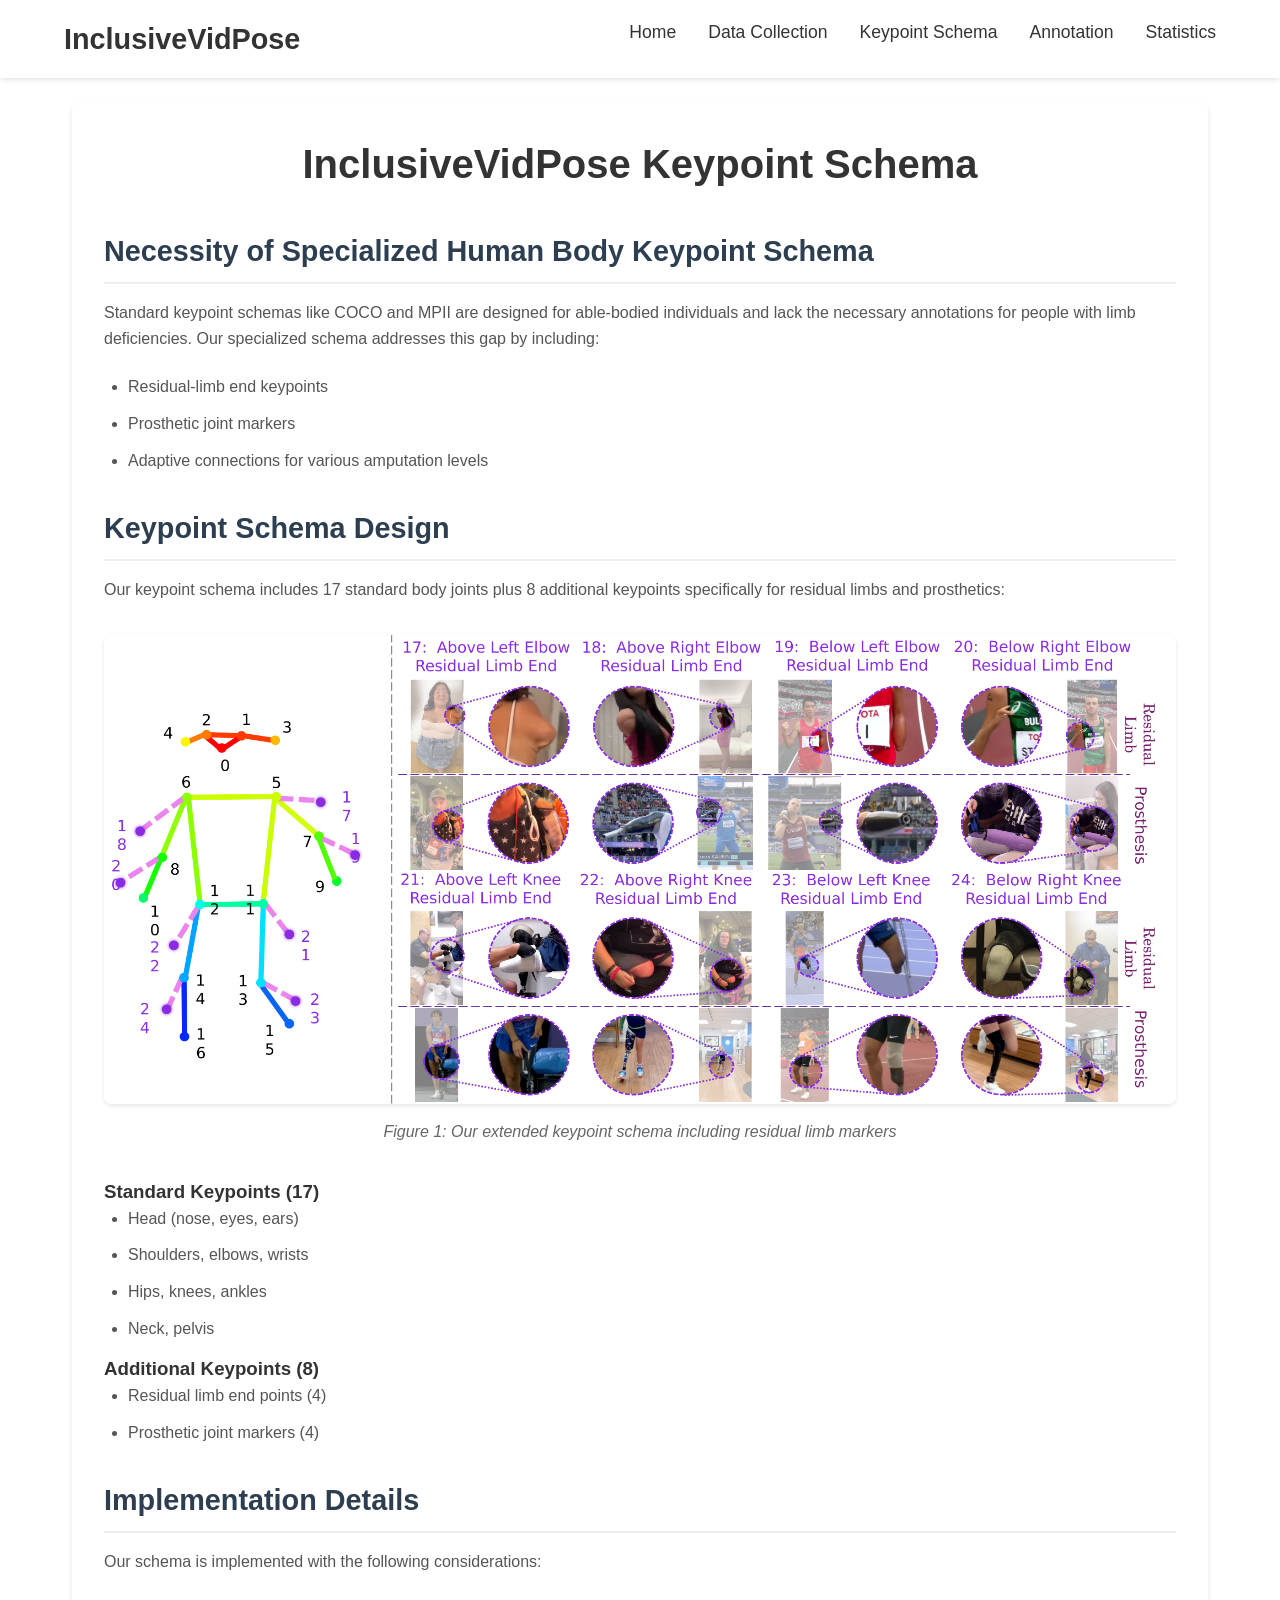
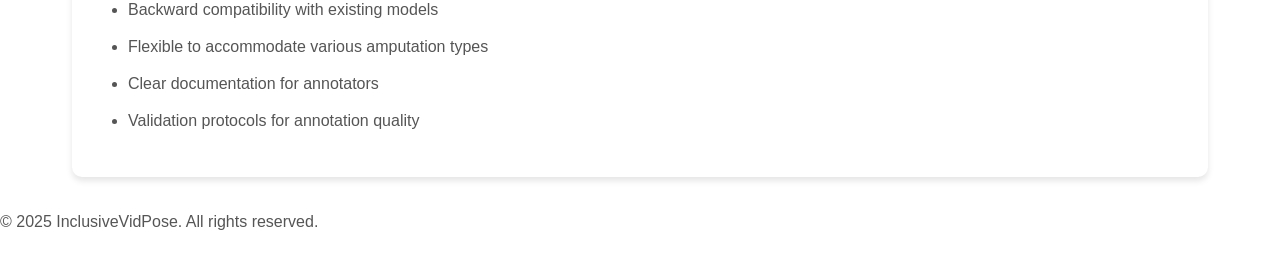
<file: pages/keypoint-schema.html>
<!DOCTYPE html>
<html lang="en">
<head>
    <meta charset="UTF-8">
    <meta name="viewport" content="width=device-width, initial-scale=1.0">
    <title>Keypoint Schema - InclusiveVidPose</title>
    <link rel="stylesheet" href="../styles.css">
    <link rel="stylesheet" href="https://cdnjs.cloudflare.com/ajax/libs/font-awesome/6.0.0/css/all.min.css">
    <style>
        /* Main content styles */
        .content {
            max-width: 1200px;
            margin: 100px auto 2rem;
            padding: 0 2rem;
        }

        .section {
            background: white;
            border-radius: 10px;
            padding: 2rem;
            box-shadow: 0 4px 6px rgba(0,0,0,0.1);
        }

        h1 {
            color: #333;
            margin-bottom: 2rem;
            text-align: center;
            font-size: 2.5rem;
        }

        h2 {
            color: #2c3e50;
            margin: 2rem 0 1rem;
            font-size: 1.8rem;
            border-bottom: 2px solid #eee;
            padding-bottom: 0.5rem;
        }

        p {
            line-height: 1.6;
            color: #555;
            margin-bottom: 1.5rem;
        }

        ul {
            padding-left: 1.5rem;
        }

        li {
            margin-bottom: 0.8rem;
            color: #555;
            line-height: 1.5;
        }

        /* Image container styles */
        .image-container {
            text-align: center;
            margin: 2rem 0;
        }

        .image-container img {
            max-width: 100%;
            height: auto;
            border-radius: 8px;
            box-shadow: 0 2px 4px rgba(0,0,0,0.1);
        }

        .image-caption {
            margin-top: 0.5rem;
            color: #666;
            font-style: italic;
        }

        /* Responsive adjustments */
        @media (max-width: 768px) {
            .content {
                padding: 0 1rem;
                margin-top: 80px;
            }

            .section {
                padding: 1.5rem;
            }

            h1 {
                font-size: 2rem;
            }

            h2 {
                font-size: 1.5rem;
            }
        }
    </style>
</head>
<body>
    <header>
        <nav>
            <div class="logo">InclusiveVidPose</div>
            <ul class="nav-links">
                <li><a href="../index.html">Home</a></li>
                <li><a href="data-collection.html">Data Collection</a></li>
                <li><a href="keypoint-schema.html">Keypoint Schema</a></li>
                <li><a href="annotation.html">Annotation</a></li>
                <li><a href="statistics.html">Statistics</a></li>
            </ul>
        </nav>
    </header>

    <main class="content">
        <section class="section">
            <h1>InclusiveVidPose Keypoint Schema</h1>
            
            <div class="section-content">
                <h2>Necessity of Specialized Human Body Keypoint Schema</h2>
                <p>Standard keypoint schemas like COCO and MPII are designed for able-bodied individuals and lack the necessary annotations for people with limb deficiencies. Our specialized schema addresses this gap by including:</p>
                <ul>
                    <li>Residual-limb end keypoints</li>
                    <li>Prosthetic joint markers</li>
                    <li>Adaptive connections for various amputation levels</li>
                </ul>

                <h2>Keypoint Schema Design</h2>
                <p>Our keypoint schema includes 17 standard body joints plus 8 additional keypoints specifically for residual limbs and prosthetics:</p>
                
                <div class="image-container">
                    <img src="../image/keypoints_demo_01.png" alt="Keypoint Schema Visualization">
                    <p class="image-caption">Figure 1: Our extended keypoint schema including residual limb markers</p>
                </div>

                <h3>Standard Keypoints (17)</h3>
                <ul>
                    <li>Head (nose, eyes, ears)</li>
                    <li>Shoulders, elbows, wrists</li>
                    <li>Hips, knees, ankles</li>
                    <li>Neck, pelvis</li>
                </ul>

                <h3>Additional Keypoints (8)</h3>
                <ul>
                    <li>Residual limb end points (4)</li>
                    <li>Prosthetic joint markers (4)</li>
                </ul>

                <h2>Implementation Details</h2>
                <p>Our schema is implemented with the following considerations:</p>
                <ul>
                    <li>Backward compatibility with existing models</li>
                    <li>Flexible to accommodate various amputation types</li>
                    <li>Clear documentation for annotators</li>
                    <li>Validation protocols for annotation quality</li>
                </ul>
            </div>
        </section>
    </main>

    <footer>
        <p>&copy; 2025 InclusiveVidPose. All rights reserved.</p>
    </footer>
</body>
</html>
</file>
<file: styles.css>
* {
    margin: 0;
    padding: 0;
    box-sizing: border-box;
}

body {
    font-family: 'Arial', sans-serif;
    line-height: 1.6;
    color: #333;
}

/* Navigation Bar */
header {
    background-color: #fff;
    box-shadow: 0 2px 5px rgba(0,0,0,0.1);
    position: fixed;
    width: 100%;
    top: 0;
    z-index: 1000;
}

nav {
    display: flex;
    justify-content: space-between;
    align-items: center;
    padding: 1rem 5%;
    max-width: 1400px;
    margin: 0 auto;
    position: relative;
}

.logo {
    font-size: 1.8rem;
    font-weight: bold;
    color: #333;
    z-index: 1001;
}

/* Mobile menu button */
.menu-btn {
    display: none;
    background: none;
    border: none;
    font-size: 1.8rem;
    cursor: pointer;
    z-index: 1001;
}

.nav-links {
    display: flex;
    list-style: none;
    gap: 2rem;
    transition: all 0.3s ease;
}

.nav-links a {
    text-decoration: none;
    color: #333;
    font-weight: 500;
    font-size: 1.1rem;
    transition: color 0.3s ease;
    white-space: nowrap;
}

.nav-links a:hover {
    color: #007bff;
}

/* Dropdown Menu */
.dropdown {
    position: relative;
    display: inline-block;
}

.dropdown-content {
    display: none;
    position: absolute;
    background-color: #fff;
    min-width: 200px;
    box-shadow: 0 8px 16px rgba(0,0,0,0.1);
    border-radius: 8px;
    z-index: 1;
    padding: 0.5rem 0;
}

.dropdown-content a {
    padding: 0.8rem 1.5rem;
    color: #333;
    text-decoration: none;
    display: block;
    transition: background-color 0.2s ease;
}

.dropdown-content a:hover {
    background-color: #f5f5f5;
}

.dropdown:hover .dropdown-content {
    display: block;
}

/* Hero Section */
.hero {
    min-height: auto;
    display: flex;
    align-items: center;
    justify-content: center;
    text-align: center;
    color: white;
    padding: 0rem 2rem;
    /* padding: 2rem 1rem; */
    position: relative;
    overflow: hidden;
}

.hero-content {
    width: 100%;
    max-width: 1200px;
    margin: 2rem auto;
    position: relative;
    z-index: 1;
    padding: 2rem 0;
}

/* .hero-content h1 {
    font-size: 3rem;
    margin-bottom: 1.5rem;
    color: #333;
    line-height: 1.2;
}

.hero-content p {
    font-size: 1.4rem;
    margin-bottom: 2rem;
    color: #555;
} */

.video-container {
    width: 100%;
    max-width: 1200px;
    margin: 2rem 0 0 0;
    border-radius: 12px;
    overflow: hidden;
    box-shadow: 0 10px 30px rgba(0,0,0,0.2);
    position: relative;
    padding-top: 56.25%; /* 16:9 Aspect Ratio */
    height: 0;
    background: #000; /* Black background for letterboxing */
}

#hero-video {
    position: absolute;
    top: 0;
    left: 0;
    width: 100%;
    height: 100%;
    object-fit: cover; /* Cover the entire container, may crop video */
    background-color: #000; /* Black background for letterboxing */
}

/* Mobile styles */
@media (max-width: 768px) {
    .video-container {
        margin: 1rem auto;
        border-radius: 8px;
    }
}

/* Projects Section */
.projects {
    padding: 0rem 1rem 1rem;
    max-width: 1200px;
    margin: 0.5rem auto 0;
}

.projects h2 {
    text-align: center;
    color: #333;
    margin: 1rem 0 1.5rem;
    font-size: 2rem;
}

.project-grid {
    display: grid;
    grid-template-columns: repeat(4, 1fr);
    gap: 1.5rem;
    margin-top: 1rem;
    width: 100%;
    max-width: 100%;
}

.project-card {
    background: white;
    padding: 1rem;
    border-radius: 12px;
    box-shadow: 0 4px 6px rgba(0,0,0,0.08);
    transition: all 0.3s ease;
    display: flex;
    flex-direction: column;
    height: 100%;
    border: 1px solid #eee;
}

.project-card:hover {
    transform: translateY(-8px);
    box-shadow: 0 8px 30px rgba(0,0,0,0.12);
}

.project-card h3 {
    margin: 0 0 1rem 0;
    color: #222;
    font-size: 1.2rem;
}

.reason-list {
    list-style: none;
    padding: 0 0 0 2rem;
    margin: 1.2rem 0;
}

.reason-list li {
    position: relative;
    padding-left: 0.5rem;
    margin-bottom: 0.5rem;
    line-height: 1.6;
    color: #333;
    font-size: 0.8rem;
}

.reason-list li:before {
    content: '•';
    position: absolute;
    left: -1.5rem;
    color: #8a2be2;
    font-size: 2em;
    line-height: 0.8;
    vertical-align: middle;
}

.project-btn {
    background: #007bff;
    color: white;
    border: none;
    padding: 0.5rem 1.2rem;
    border-radius: 6px;
    cursor: pointer;
    margin-top: auto;
    transition: all 0.3s ease;
    font-size: 0.9rem;
    font-weight: 500;
    text-align: center;
    text-decoration: none;
    display: inline-block;
    align-self: flex-start;
    line-height: 1.2;
}

.project-btn:hover {
    background: #0056b3;
    transform: translateY(-2px);
}

/* 联系部分 */
.contact {
    padding: 6rem 1rem 4rem;
    background-color: #f9f9f9;
}

.contact-container {
    max-width: 1200px;
    margin: 0 auto;
}

.contact-content {
    background: white;
    padding: 2rem;
    border-radius: 10px;
    box-shadow: 0 4px 6px rgba(0,0,0,0.1);
}

.contact-content h2 {
    text-align: center;
    margin-bottom: 2rem;
    color: #333;
}

.contact-grid {
    display: flex;
    flex-direction: column;
    gap: 2rem;
    align-items: center;
}

.contact-info {
    display: flex;
    flex-wrap: wrap;
    justify-content: center;
    gap: 2rem;
    width: 100%;
}

.contact-item {
    display: flex;
    align-items: center;
    gap: 1rem;
    min-width: 200px;
}

.contact-item i {
    font-size: 1.5rem;
    color: #007bff;
    width: 2.5rem;
    text-align: center;
}

.contact-item p {
    margin: 0;
    color: #555;
    font-size: 1.1rem;
    white-space: nowrap;
}

.social-links {
    display: flex;
    justify-content: center;
    align-items: center;
    gap: 1.5rem;
    margin-top: 1rem;
    width: 100%;
}

.social-link {
    display: flex;
    align-items: center;
    justify-content: center;
    width: 3rem;
    height: 3rem;
    background: #f0f0f0;
    border-radius: 50%;
    color: #555;
    font-size: 1.5rem;
    transition: all 0.3s ease;
    text-decoration: none;
}

.social-link:hover {
    background: #007bff;
    color: white;
    transform: translateY(-3px);
}

/* Responsive Design */
@media (max-width: 1200px) {
    .project-grid {
        grid-template-columns: repeat(3, 1fr);
    }
}

@media (max-width: 992px) {
    .project-grid {
        grid-template-columns: repeat(2, 1fr);
    }
    
    .hero-content h1 {
        font-size: 2.5rem;
    }
}

@media (max-width: 768px) {
    /* Mobile Navigation */
    .menu-btn {
        display: block;
    }
    
    .nav-links {
        position: fixed;
        top: 0;
        right: -100%;
        width: 80%;
        max-width: 350px;
        height: 100vh;
        background: white;
        flex-direction: column;
        justify-content: center;
        align-items: center;
        transition: right 0.3s ease;
        box-shadow: -5px 0 15px rgba(0,0,0,0.1);
        padding: 2rem;
        z-index: 1000;
    }
    
    .nav-links.active {
        right: 0;
    }
    
    .dropdown-content {
        position: static;
        box-shadow: none;
        display: none;
        width: 100%;
        padding-left: 1rem;
    }
    
    .dropdown.active .dropdown-content {
        display: block;
    }
    
    /* Hero Section */
    .hero {
        padding-top: 2rem;
        padding-bottom: 1rem;
    }
    
    .hero-content h1 {
        font-size: 2rem;
        margin-bottom: 1rem;
    }
    
    .hero-content p {
        font-size: 1.1rem;
    }
    
    /* Projects */
    .project-grid {
        grid-template-columns: 1fr;
    }
    
    .project-card {
        padding: 1.2rem;
    }
    
    /* Contact Info */
    .contact-info {
        flex-direction: column;
        align-items: center;
        text-align: center;
        gap: 1rem;
    }
    
    .contact-item {
        justify-content: center;
        width: 100%;
    }
}

/* 关于部分 */
.about {
    padding: 1rem;
    background: #f9f9f9;
    max-width: 1200px;
    margin: 0 auto;
}

.about h2 {
    text-align: center;
    margin: 1rem auto;
}

.about-container {
    display: flex;
    gap: 2rem;
    align-items: flex-start;
    margin-bottom: 2rem;
}

.about-text {
    flex: 3;
}

.about-image {
    flex: 0 0 auto;
    display: flex;
    align-items: center;
    justify-content: center;
    margin: 2rem auto;
    width: 500px;
    height: 375px;
    overflow: hidden;
}

.about-img {
    width: 100%;
    max-width: 100%;
    height: auto;
    border-radius: 10px;
    box-shadow: 0 4px 20px rgba(0,0,0,0.1);
    object-fit: contain;
}

.about p {
    text-align: center;
    line-height: 1.8;
    font-size: 1.1rem;
}

/* 联系部分 */
.contact {
    padding: 5rem 1rem;
    background: white;
}

/* Section Title */
.section-title {
    text-align: center;
    font-size: 2.2rem;
    margin: 3rem auto 2rem;
    max-width: 90%;
    line-height: 1.3;
    color: #333;
}

.section-title br {
    display: block;
    content: "";
    margin: 0.5rem 0;
}

@media (max-width: 768px) {
    .section-title {
        font-size: 1.8rem;
        margin: 2rem auto 1.5rem;
    }
}

/* 研究论文部分 */
.research {
    padding: 1rem 2rem;
    background: #f9f9f9;
    max-width: 1200px;
    margin: 0 auto;
}

.research-container {
    display: flex;
    gap: 1rem;
    align-items: stretch;
    height: 100%;
}

.feature-list {
    flex: 3;
    display: flex;
    flex-direction: column;
    justify-content: space-between;
    padding: 1.5rem;
    background: #f9f9f9;
    border-radius: 8px;
    box-shadow: 0 2px 10px rgba(0,0,0,0.05);
}

.feature-list h3 {
    font-size: 1.3rem;
    margin-bottom: 0.5rem;
}

.feature-list ul {
    list-style-position: inside;
    padding-left: 0;
}

.feature-list li {
    margin-bottom: 0.5rem;
    font-size: 1 rem;
    display: flex;
    align-items: center;
    gap: 0.5rem;
}

.feature-list li i {
    color: #5808b4;
    font-size: 1rem;
}

.paper-image {
    flex: 0 0 auto;
    display: flex;
    align-items: center;
    justify-content: center;
    padding: 1.5rem;
    width: 300px;
    background: #f9f9f9;
    border-radius: 8px;
    box-shadow: 0 2px 10px rgba(0,0,0,0.05);
}

.paper-cover {
    width: 100%;
    max-width: 100%;
    height: auto;
    border-radius: 10px;
    box-shadow: 0 4px 20px rgba(0,0,0,0.1);
    object-fit: contain; /* Ensures the entire image is visible */
}

.paper-info {
    flex: 4;
    display: flex;
    flex-direction: column;
    justify-content: space-between;
    padding: 1.5rem;
    background: #f9f9f9;
    border-radius: 8px;
    box-shadow: 0 2px 10px rgba(0,0,0,0.05);
}

.paper-info h3 {
    font-size: 1.3rem;
    margin-bottom: 0.1rem;
}

.paper-info p {
    margin-bottom: 0.1rem;
}

.citation-container {
    margin-top: 1rem;
    padding: 1.5rem;
    background: #fff;
    border: 1px solid #e7e7e7;
    border-radius: 8px;
    box-shadow: 0 2px 10px rgba(0,0,0,0.05);
}

.citation-container h3 {
    margin-bottom: 0.75rem;
    font-size: 1.3rem;
    color: #222;
}

.citation-container pre {
    margin: 0;
    padding: 1rem;
    overflow-x: auto;
    background: #1f2933;
    color: #f5f7fa;
    border-radius: 6px;
    line-height: 1.5;
    font-size: 0.9rem;
}

.citation-container code {
    font-family: "Courier New", Courier, monospace;
    white-space: pre;
}

.download-links {
    margin-top: 1rem;
    display: flex;
    flex-direction: column;
    gap: 0.5rem;
    width: 100%;
}

.download-btn {
    display: flex;
    align-items: center;
    justify-content: center;
    background: #9D00FF;
    color: white;
    padding: 0.5rem 1rem;
    border-radius: 6px;
    text-decoration: none;
    transition: all 0.3s ease;
    font-size: 0.95rem;
    font-weight: 600;
    width: 100%;
    text-align: center;
    box-shadow: 0 2px 4px rgba(0,0,0,0.1);
}

.download-btn:hover {
    background: #6E00B3;
}

/* Dataset Examples Section */
.dataset {
    padding: 1rem 1rem;
    color: white;
    text-align: center;
}

.dataset h2 {
    color: white;
    margin-bottom: 0.5rem;
}

.dataset-container {
    display: flex;
    flex-direction: column;
    background: #6a2c70;
    align-items: center;
    gap: 2rem;
    max-width: 1200px;
    margin: 0 auto;
    /* padding: 0 1rem; */
    padding: 0rem;
}

.dataset-content p {
    color: white;
    margin-bottom: 2rem;
    font-size: 1.1rem;
    line-height: 1.6;
}

.dataset-image {
    margin: 0 auto;
    display: block;
}

.dataset-img {
    width: 100%;
    max-width: 1200px;
    /* border-radius: 10px; */
    box-shadow: 0 4px 20px rgba(0,0,0,0.3);
    display: block;
}

.contact-info {
    display: grid;
    grid-template-columns: repeat(auto-fit, minmax(200px, 1fr));
    gap: 2rem;
    margin: 2rem 0;
}

.contact-item {
    display: flex;
    align-items: center;
    gap: 1rem;
}

.contact-item i {
    font-size: 1.5rem;
    color: #007bff;
}

.social-links {
    display: flex;
    justify-content: center;
    gap: 2rem;
    margin-top: 2rem;
}

.social-links a {
    color: #333;
    font-size: 1.5rem;
    transition: color 0.3s ease;
}

.social-links a:hover {
    color: #007bff;
}

/* 响应式设计 */
@media (max-width: 768px) {
    .nav-links {
        display: none;
    }
    
    .hero-content h1 {
        font-size: 2rem;
    }
    
    .about-container {
        flex-direction: column;
        align-items: center;
    }
    
    .about-text {
        width: 100%;
        padding: 0 1rem;
        order: 1; /* Ensure text comes first */
    }
    
    .about-image {
        width: 350px;
        height: 262px;
        margin: 2rem 0;
        order: 2; /* Ensure image comes after text */
    }
    
    .research-container {
        flex-direction: column;
        align-items: center;
    }
    
    .paper-image {
        width: 250px;
        margin: 1.5rem 0;
    }
    
    .paper-info {
        text-align: center;
        margin-top: 1.5rem;
    }
    
    .download-links {
        justify-content: center;
    }
}
</file>
